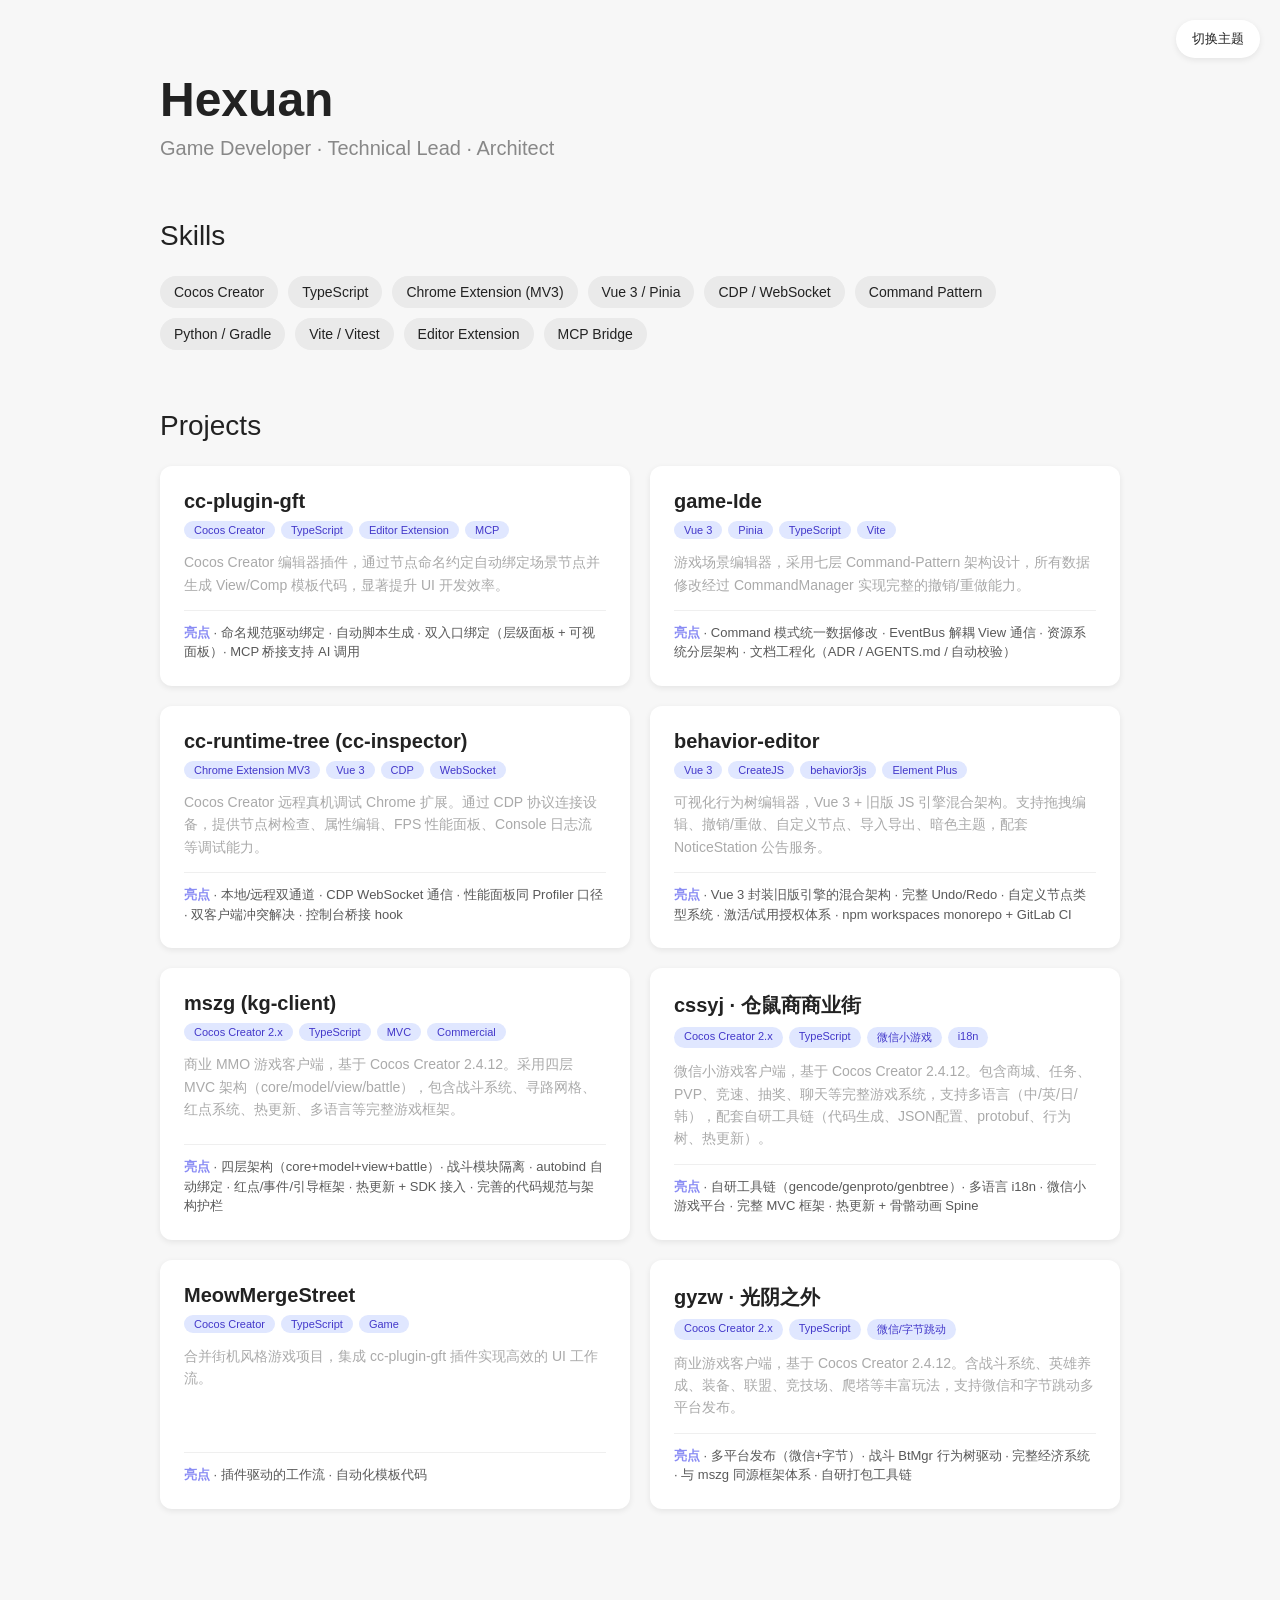
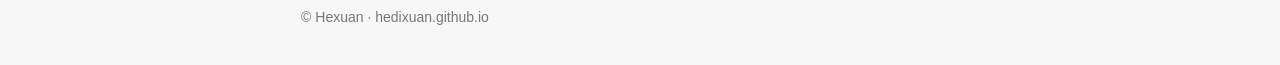
<file: index.html>
<!doctype html>
<html lang="zh">
  <head>
    <meta charset="UTF-8" />
    <title>Hexuan · Game Developer</title>
    <meta name="viewport" content="width=device-width, initial-scale=1" />

    <style>
      :root {
        --bg: #f7f7f7;
        --text: #222;
        --card-bg: #fff;
        --card-shadow: rgba(0, 0, 0, 0.08);
        --skill-bg: #eaeaea;
        --tag-bg: #e0e7ff;
        --tag-text: #4338ca;
        --highlight: #6366f1;
      }

      [data-theme="dark"] {
        --bg: #111;
        --text: #e5e5e5;
        --card-bg: #1c1c1c;
        --card-shadow: rgba(255, 255, 255, 0.05);
        --skill-bg: #333;
        --tag-bg: #1e1b4b;
        --tag-text: #a5b4fc;
        --highlight: #818cf8;
      }

      body {
        margin: 0;
        font-family: -apple-system, BlinkMacSystemFont, "Segoe UI", Roboto, sans-serif;
        background: var(--bg);
        color: var(--text);
        transition:
          background 0.3s ease,
          color 0.3s ease;
      }

      .container {
        max-width: 960px;
        margin: auto;
        padding: 40px 20px;
      }

      h1 {
        font-size: 48px;
        margin-bottom: 10px;
      }

      .subtitle {
        font-size: 20px;
        color: #888;
        margin-bottom: 40px;
      }

      .section-title {
        font-size: 28px;
        margin-top: 60px;
        margin-bottom: 24px;
        display: flex;
        align-items: center;
        gap: 10px;
      }

      .skills {
        display: flex;
        flex-wrap: wrap;
        gap: 10px;
        margin-top: 20px;
      }

      .skill {
        background: var(--skill-bg);
        padding: 8px 14px;
        border-radius: 20px;
        font-size: 14px;
        transition: background 0.3s ease;
      }

      .projects {
        display: grid;
        grid-template-columns: repeat(auto-fill, minmax(420px, 1fr));
        gap: 20px;
      }

      .card {
        background: var(--card-bg);
        padding: 24px;
        border-radius: 12px;
        box-shadow: 0 2px 6px var(--card-shadow);
        transition:
          transform 0.2s ease,
          background 0.3s ease;
        display: flex;
        flex-direction: column;
      }

      .card:hover {
        transform: translateY(-4px);
      }

      .card-title {
        font-size: 20px;
        margin-bottom: 8px;
        font-weight: 600;
      }

      .card-desc {
        font-size: 14px;
        color: #aaa;
        line-height: 1.6;
        margin-bottom: 14px;
        flex: 1;
      }

      .card-tags {
        display: flex;
        flex-wrap: wrap;
        gap: 6px;
        margin-bottom: 12px;
      }

      .card-tag {
        background: var(--tag-bg);
        color: var(--tag-text);
        padding: 3px 10px;
        border-radius: 12px;
        font-size: 11px;
        font-weight: 500;
      }

      .card-highlights {
        font-size: 13px;
        line-height: 1.5;
        color: var(--text);
        padding-top: 12px;
        border-top: 1px solid var(--skill-bg);
        opacity: 0.75;
      }

      .card-highlights strong {
        color: var(--highlight);
        font-weight: 600;
      }

      footer {
        margin-top: 80px;
        text-align: center;
        color: #777;
        font-size: 14px;
      }

      .theme-toggle {
        position: fixed;
        top: 20px;
        right: 20px;
        background: var(--card-bg);
        border: none;
        padding: 10px 16px;
        border-radius: 20px;
        cursor: pointer;
        box-shadow: 0 2px 6px var(--card-shadow);
        color: var(--text);
        transition:
          background 0.3s ease,
          color 0.3s ease;
        z-index: 10;
      }
    </style>
  </head>

  <body>
    <button class="theme-toggle" id="themeBtn">切换主题</button>

    <div class="container">
      <h1>Hexuan</h1>
      <div class="subtitle">Game Developer · Technical Lead · Architect</div>

      <div class="section-title">Skills</div>
      <div class="skills">
        <div class="skill">Cocos Creator</div>
        <div class="skill">TypeScript</div>
        <div class="skill">Chrome Extension (MV3)</div>
        <div class="skill">Vue 3 / Pinia</div>
        <div class="skill">CDP / WebSocket</div>
        <div class="skill">Command Pattern</div>
        <div class="skill">Python / Gradle</div>
        <div class="skill">Vite / Vitest</div>
        <div class="skill">Editor Extension</div>
        <div class="skill">MCP Bridge</div>
      </div>

      <div class="section-title">Projects</div>
      <div class="projects">
        <div class="card">
          <div class="card-title">cc-plugin-gft</div>
          <div class="card-tags">
            <span class="card-tag">Cocos Creator</span>
            <span class="card-tag">TypeScript</span>
            <span class="card-tag">Editor Extension</span>
            <span class="card-tag">MCP</span>
          </div>
          <div class="card-desc">
            Cocos Creator 编辑器插件，通过节点命名约定自动绑定场景节点并生成 View/Comp 模板代码，显著提升 UI 开发效率。
          </div>
          <div class="card-highlights">
            <strong>亮点</strong> · 命名规范驱动绑定 · 自动脚本生成 · 双入口绑定（层级面板 + 可视面板）· MCP 桥接支持 AI 调用
          </div>
        </div>

        <div class="card">
          <div class="card-title">game-Ide</div>
          <div class="card-tags">
            <span class="card-tag">Vue 3</span>
            <span class="card-tag">Pinia</span>
            <span class="card-tag">TypeScript</span>
            <span class="card-tag">Vite</span>
          </div>
          <div class="card-desc">
            游戏场景编辑器，采用七层 Command-Pattern 架构设计，所有数据修改经过 CommandManager 实现完整的撤销/重做能力。
          </div>
          <div class="card-highlights">
            <strong>亮点</strong> · Command 模式统一数据修改 · EventBus 解耦 View 通信 · 资源系统分层架构 · 文档工程化（ADR / AGENTS.md / 自动校验）
          </div>
        </div>

        <div class="card">
          <div class="card-title">cc-runtime-tree (cc-inspector)</div>
          <div class="card-tags">
            <span class="card-tag">Chrome Extension MV3</span>
            <span class="card-tag">Vue 3</span>
            <span class="card-tag">CDP</span>
            <span class="card-tag">WebSocket</span>
          </div>
          <div class="card-desc">
            Cocos Creator 远程真机调试 Chrome 扩展。通过 CDP 协议连接设备，提供节点树检查、属性编辑、FPS 性能面板、Console 日志流等调试能力。
          </div>
          <div class="card-highlights">
            <strong>亮点</strong> · 本地/远程双通道 · CDP WebSocket 通信 · 性能面板同 Profiler 口径 · 双客户端冲突解决 · 控制台桥接 hook
          </div>
        </div>

        <div class="card">
          <div class="card-title">behavior-editor</div>
          <div class="card-tags">
            <span class="card-tag">Vue 3</span>
            <span class="card-tag">CreateJS</span>
            <span class="card-tag">behavior3js</span>
            <span class="card-tag">Element Plus</span>
          </div>
          <div class="card-desc">
            可视化行为树编辑器，Vue 3 + 旧版 JS 引擎混合架构。支持拖拽编辑、撤销/重做、自定义节点、导入导出、暗色主题，配套 NoticeStation 公告服务。
          </div>
          <div class="card-highlights">
            <strong>亮点</strong> · Vue 3 封装旧版引擎的混合架构 · 完整 Undo/Redo · 自定义节点类型系统 · 激活/试用授权体系 · npm workspaces monorepo + GitLab CI
          </div>
        </div>

        <div class="card">
          <div class="card-title">mszg (kg-client)</div>
          <div class="card-tags">
            <span class="card-tag">Cocos Creator 2.x</span>
            <span class="card-tag">TypeScript</span>
            <span class="card-tag">MVC</span>
            <span class="card-tag">Commercial</span>
          </div>
          <div class="card-desc">
            商业 MMO 游戏客户端，基于 Cocos Creator 2.4.12。采用四层 MVC 架构（core/model/view/battle），包含战斗系统、寻路网格、红点系统、热更新、多语言等完整游戏框架。
          </div>
          <div class="card-highlights">
            <strong>亮点</strong> · 四层架构（core+model+view+battle）· 战斗模块隔离 · autobind 自动绑定 · 红点/事件/引导框架 · 热更新 + SDK 接入 · 完善的代码规范与架构护栏
          </div>
        </div>

        <div class="card">
          <div class="card-title">cssyj · 仓鼠商商业街</div>
          <div class="card-tags">
            <span class="card-tag">Cocos Creator 2.x</span>
            <span class="card-tag">TypeScript</span>
            <span class="card-tag">微信小游戏</span>
            <span class="card-tag">i18n</span>
          </div>
          <div class="card-desc">
            微信小游戏客户端，基于 Cocos Creator 2.4.12。包含商城、任务、PVP、竞速、抽奖、聊天等完整游戏系统，支持多语言（中/英/日/韩），配套自研工具链（代码生成、JSON配置、protobuf、行为树、热更新）。
          </div>
          <div class="card-highlights">
            <strong>亮点</strong> · 自研工具链（gencode/genproto/genbtree）· 多语言 i18n · 微信小游戏平台 · 完整 MVC 框架 · 热更新 + 骨骼动画 Spine
          </div>
        </div>

        <div class="card">
          <div class="card-title">MeowMergeStreet</div>
          <div class="card-tags">
            <span class="card-tag">Cocos Creator</span>
            <span class="card-tag">TypeScript</span>
            <span class="card-tag">Game</span>
          </div>
          <div class="card-desc">
            合并街机风格游戏项目，集成 cc-plugin-gft 插件实现高效的 UI 工作流。
          </div>
          <div class="card-highlights">
            <strong>亮点</strong> · 插件驱动的工作流 · 自动化模板代码
          </div>
        </div>

        <div class="card">
          <div class="card-title">gyzw · 光阴之外</div>
          <div class="card-tags">
            <span class="card-tag">Cocos Creator 2.x</span>
            <span class="card-tag">TypeScript</span>
            <span class="card-tag">微信/字节跳动</span>
          </div>
          <div class="card-desc">
            商业游戏客户端，基于 Cocos Creator 2.4.12。含战斗系统、英雄养成、装备、联盟、竞技场、爬塔等丰富玩法，支持微信和字节跳动多平台发布。
          </div>
          <div class="card-highlights">
            <strong>亮点</strong> · 多平台发布（微信+字节）· 战斗 BtMgr 行为树驱动 · 完整经济系统 · 与 mszg 同源框架体系 · 自研打包工具链
          </div>
        </div>

      <footer>© Hexuan · hedixuan.github.io</footer>
    </div>

    <script>
      const btn = document.getElementById("themeBtn");
      const root = document.documentElement;

      const prefersDark = window.matchMedia(
        "(prefers-color-scheme: dark)",
      ).matches;
      if (prefersDark) root.setAttribute("data-theme", "dark");

      btn.onclick = () => {
        const current = root.getAttribute("data-theme");
        root.setAttribute("data-theme", current === "dark" ? "light" : "dark");
      };
    </script>
  </body>
</html>
</file>
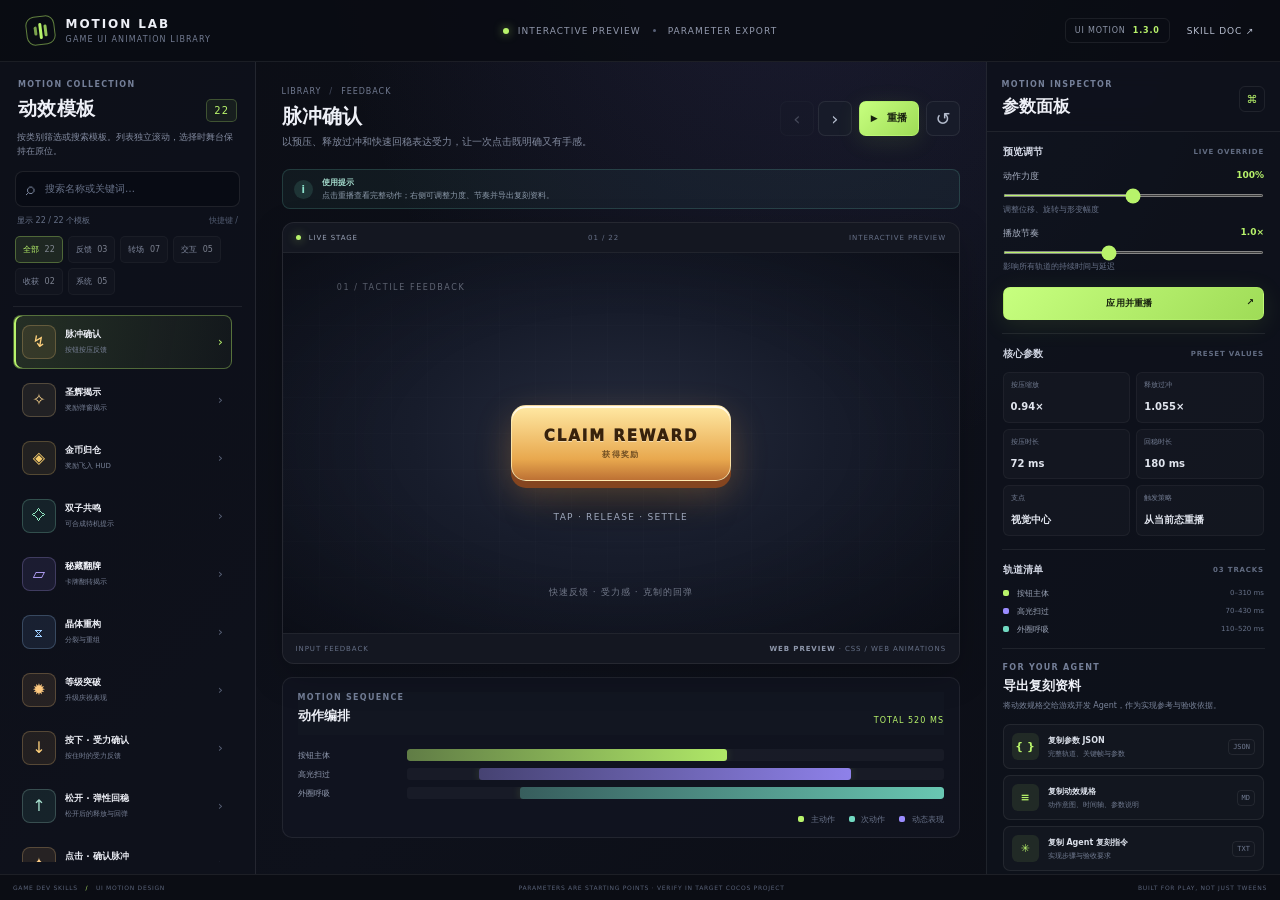
<file: motion-lab/index.html>
<!doctype html>
<html lang="zh-CN">
<head>
  <meta charset="utf-8">
  <meta name="viewport" content="width=device-width, initial-scale=1">
  <meta name="theme-color" content="#0b0d14">
  <title>Motion Lab · 游戏 UI 动效实验室</title>
  <link rel="stylesheet" href="./styles.css">
</head>
<body>
  <div class="app-shell">
    <header class="topbar">
      <a class="brand" href="./index.html" aria-label="Motion Lab 首页">
        <span class="brand-mark"><span></span><span></span><span></span></span>
        <span><strong>MOTION LAB</strong><small>GAME UI ANIMATION LIBRARY</small></span>
      </a>
      <div class="topbar-center"><span class="status-dot"></span> INTERACTIVE PREVIEW <i></i> PARAMETER EXPORT</div>
      <div class="topbar-right"><span class="version-chip">UI MOTION <b>1.3.0</b></span><a class="repo-link" href="https://github.com/hedixuan/game-dev-skills/blob/main/skills/animation/ui-motion-design/SKILL.md" target="_blank" rel="noreferrer">SKILL DOC ↗</a></div>
    </header>

    <main class="workspace">
      <aside class="library-panel">
        <div class="panel-heading">
          <div><span class="eyebrow">MOTION COLLECTION</span><h1>动效模板</h1></div>
          <span id="preset-count" class="count-badge">22</span>
        </div>
        <p class="library-intro">按类别筛选或搜索模板。列表独立滚动，选择时舞台保持在原位。</p>
        <div class="library-tools">
          <label class="search-box">
            <span aria-hidden="true">⌕</span>
            <input id="preset-search" type="search" placeholder="搜索名称或关键词…" autocomplete="off" aria-label="搜索动效模板">
            <button id="clear-search" type="button" aria-label="清空搜索" hidden>×</button>
          </label>
          <div class="library-list-meta"><span id="library-result-count">22 个模板</span><span>快捷键 /</span></div>
        </div>
        <div class="filter-row" role="group" aria-label="动效分类筛选">
          <button class="filter-chip active" data-filter="all">全部 <span data-filter-count="all">22</span></button>
          <button class="filter-chip" data-filter="feedback">反馈 <span data-filter-count="feedback"></span></button>
          <button class="filter-chip" data-filter="transition">转场 <span data-filter-count="transition"></span></button>
          <button class="filter-chip" data-filter="interaction">交互 <span data-filter-count="interaction"></span></button>
          <button class="filter-chip" data-filter="reward">收获 <span data-filter-count="reward"></span></button>
          <button class="filter-chip" data-filter="system">系统 <span data-filter-count="system"></span></button>
        </div>
        <nav id="preset-list" class="preset-list" aria-label="动效模板列表"></nav>
        <div class="library-footer">
          <span class="footer-line"></span>
          <p>每个模板均包含动作阶段、轨道参数与验收重点。网页预览用于表达设计意图，不等同于目标引擎实测。</p>
        </div>
      </aside>

      <section class="preview-column">
        <div class="preview-heading">
          <div>
            <div class="breadcrumb"><span>LIBRARY</span><b>/</b><span id="active-category">FEEDBACK</span></div>
            <h2 id="active-title">脉冲确认</h2>
            <p id="active-desc">快速确认输入，以受力、释放和回稳完成一次有力度的反馈。</p>
          </div>
          <div class="preview-actions">
            <div class="preset-stepper" role="group" aria-label="切换模板">
              <button id="previous-preset" class="icon-btn" type="button" title="上一个模板" aria-label="上一个模板">‹</button>
              <button id="next-preset" class="icon-btn" type="button" title="下一个模板" aria-label="下一个模板">›</button>
            </div>
            <button id="replay-btn" class="primary-btn"><span class="play-icon">▶</span> 重播</button>
            <button id="reset-btn" class="icon-btn" title="重置预览与参数" aria-label="重置预览与参数">↺</button>
          </div>
        </div>

        <div id="interaction-hint" class="interaction-hint" hidden>
          <span class="interaction-hint-icon">i</span>
          <span><b>使用提示</b><small id="interaction-hint-text"></small></span>
        </div>
        <div class="stage-frame">
          <div class="stage-topline"><span><i class="live-dot"></i> LIVE STAGE</span><span id="stage-index">01 / 22</span><span>INTERACTIVE PREVIEW</span></div>
          <div id="stage" class="stage" aria-live="off"></div>
          <div class="stage-bottomline"><span id="stage-purpose">INPUT FEEDBACK</span><span><b>WEB PREVIEW</b> · CSS / WEB ANIMATIONS</span></div>
        </div>

        <div class="timeline-panel">
          <div class="timeline-heading"><div><span class="eyebrow">MOTION SEQUENCE</span><h3>动作编排</h3></div><span id="duration-label" class="duration-label">TOTAL 520 MS</span></div>
          <div id="timeline" class="timeline"></div>
          <div class="timeline-legend"><span><i class="legend-primary"></i> 主动作</span><span><i class="legend-secondary"></i> 次动作</span><span><i class="legend-fx"></i> 动态表现</span></div>
        </div>
      </section>

      <aside class="inspector-panel">
        <div class="inspector-heading"><div><span class="eyebrow">MOTION INSPECTOR</span><h2>参数面板</h2></div><span class="inspector-icon">⌘</span></div>

        <section class="control-section">
          <div class="section-title"><span>预览调节</span><small>LIVE OVERRIDE</small></div>
          <label class="range-control"><span>动作力度 <b id="intensity-value">100%</b></span><input id="intensity" type="range" min="50" max="150" value="100"><small>调整位移、旋转与形变幅度</small></label>
          <label class="range-control"><span>播放节奏 <b id="speed-value">1.0×</b></span><input id="speed" type="range" min="60" max="160" value="100"><small>影响所有轨道的持续时间与延迟</small></label>
          <button id="apply-btn" class="secondary-btn">应用并重播 <span>↗</span></button>
        </section>

        <section class="control-section parameter-section">
          <div class="section-title"><span>核心参数</span><small>PRESET VALUES</small></div>
          <div id="parameter-list" class="parameter-list"></div>
        </section>

        <section class="control-section track-section">
          <div class="section-title"><span>轨道清单</span><small id="track-count">04 TRACKS</small></div>
          <div id="track-list" class="track-list"></div>
        </section>

        <section class="export-section">
          <div class="export-heading"><span class="eyebrow">FOR YOUR AGENT</span><h3>导出复刻资料</h3><p>将动效规格交给游戏开发 Agent，作为实现参考与验收依据。</p></div>
          <button id="copy-json" class="export-btn"><span class="export-symbol">{ }</span><span><b>复制参数 JSON</b><small>完整轨道、关键帧与参数</small></span><kbd>JSON</kbd></button>
          <button id="copy-spec" class="export-btn"><span class="export-symbol">≡</span><span><b>复制动效规格</b><small>动作意图、时间轴、参数说明</small></span><kbd>MD</kbd></button>
          <button id="copy-prompt" class="export-btn"><span class="export-symbol">✳</span><span><b>复制 Agent 复刻指令</b><small>实现步骤与验收要求</small></span><kbd>TXT</kbd></button>
        </section>
      </aside>
    </main>
    <footer class="app-footer"><span>GAME DEV SKILLS <b>/</b> UI MOTION DESIGN</span><span>PARAMETERS ARE STARTING POINTS · VERIFY IN TARGET COCOS PROJECT</span><span>BUILT FOR PLAY, NOT JUST TWEENS</span></footer>
  </div>
  <div id="toast" class="toast" role="status" aria-live="polite"></div>
  <script type="module" src="./app.js"></script>
</body>
</html>
</file>
<file: motion-lab/styles.css>
:root {
  color-scheme: dark;
  --bg: #0b0d14;
  --panel: #11141e;
  --panel-2: #151927;
  --line: rgba(255,255,255,.075);
  --muted: #777f96;
  --text: #eef0f7;
  --accent: #b8f36b;
  --accent-2: #71d9c1;
  --warm: #ffb56b;
  --violet: #9b8cff;
  --motion-intensity: 1;
  font-family: Inter, ui-sans-serif, system-ui, -apple-system, BlinkMacSystemFont, "Segoe UI", sans-serif;
}
* { box-sizing: border-box; }
html, body { margin: 0; min-height: 100%; background: var(--bg); color: var(--text); }
body { min-width: 320px; background-image: radial-gradient(ellipse at 62% -18%, rgba(117,103,201,.15), transparent 43%), linear-gradient(135deg, #0b0d14 0%, #0e111b 55%, #0b0d14 100%); }
button, input { font: inherit; }
button { cursor: pointer; }
a { color: inherit; text-decoration: none; }
.app-shell { min-height: 100vh; display: flex; flex-direction: column; }
.topbar { height: 66px; flex: 0 0 66px; display: flex; align-items: center; justify-content: space-between; padding: 0 26px; border-bottom: 1px solid var(--line); background: rgba(10,12,19,.88); }
.brand { display: flex; align-items: center; gap: 11px; min-width: 235px; }
.brand strong { display: block; font-size: 12px; letter-spacing: .16em; line-height: 1.3; }
.brand small { display: block; color: #727b91; font-size: 8px; letter-spacing: .14em; margin-top: 3px; }
.brand-mark { width: 29px; height: 29px; display: flex; align-items: center; justify-content: center; gap: 2px; border: 1px solid rgba(184,243,107,.5); border-radius: 9px; transform: rotate(-7deg); }
.brand-mark span { display: block; width: 3px; border-radius: 4px; background: var(--accent); }
.brand-mark span:nth-child(1) { height: 9px; opacity: .65; }
.brand-mark span:nth-child(2) { height: 16px; }
.brand-mark span:nth-child(3) { height: 12px; opacity: .8; }
.topbar-center { font-size: 9px; letter-spacing: .12em; color: #9299ad; display: flex; align-items: center; gap: 9px; }
.topbar-center i { display: inline-block; width: 3px; height: 3px; border-radius: 50%; background: #586077; margin: 0 3px; }
.status-dot, .live-dot { width: 6px; height: 6px; display: inline-block; background: var(--accent); border-radius: 50%; box-shadow: 0 0 10px rgba(184,243,107,.65); }
.topbar-right { min-width: 235px; display: flex; justify-content: flex-end; align-items: center; gap: 17px; }
.version-chip { font-size: 8px; letter-spacing: .1em; color: #8e96a9; border: 1px solid var(--line); padding: 7px 9px; border-radius: 6px; }
.version-chip b { color: var(--accent); font-weight: 600; margin-left: 4px; }
.repo-link { font-size: 9px; letter-spacing: .1em; color: #b9c0d1; }
.workspace { display: grid; grid-template-columns: 254px minmax(470px,1fr) 310px; flex: 1; min-height: 0; }
.library-panel { border-right: 1px solid var(--line); padding: 24px 16px 18px; display: flex; flex-direction: column; background: rgba(15,18,28,.65); }
.panel-heading { display: flex; align-items: flex-end; justify-content: space-between; padding: 0 5px; }
.eyebrow { display: block; color: #747f98; letter-spacing: .16em; font-size: 8px; font-weight: 700; }
.panel-heading h1 { margin: 7px 0 0; font-size: 19px; letter-spacing: .02em; }
.count-badge { color: var(--accent); font-size: 10px; letter-spacing: .1em; border: 1px solid rgba(184,243,107,.25); background: rgba(184,243,107,.06); padding: 5px 7px; border-radius: 5px; }
.library-intro { color: #838ba0; font-size: 10px; line-height: 1.7; margin: 12px 5px 18px; }
.filter-row { display: flex; flex-wrap: wrap; gap: 5px; padding: 0 3px 13px; border-bottom: 1px solid var(--line); }
.filter-chip { background: transparent; border: 1px solid transparent; color: #7f879c; font-size: 9px; padding: 6px 8px; border-radius: 5px; }
.filter-chip.active { color: var(--accent); border-color: rgba(184,243,107,.2); background: rgba(184,243,107,.07); }
.filter-chip span { color: #a7adbd; margin-left: 3px; }
.preset-list { display: flex; flex-direction: column; gap: 6px; padding-top: 12px; }
.preset-item { width: 100%; display: flex; align-items: center; gap: 11px; padding: 10px 9px; text-align: left; background: transparent; border: 1px solid transparent; border-radius: 8px; color: inherit; transition: .2s ease; }
.preset-item:hover { background: rgba(255,255,255,.035); }
.preset-item.active { background: linear-gradient(100deg, rgba(184,243,107,.105), rgba(184,243,107,.025)); border-color: rgba(184,243,107,.2); }
.preset-thumb { width: 35px; height: 35px; flex: 0 0 35px; display: grid; place-items: center; border-radius: 8px; color: var(--thumb-color,#b8f36b); background: var(--thumb-bg,rgba(184,243,107,.09)); border: 1px solid color-mix(in srgb, var(--thumb-color,#b8f36b) 23%, transparent); font-size: 16px; }
.preset-copy { min-width: 0; flex: 1; }
.preset-copy strong { display: block; font-size: 10px; font-weight: 650; }
.preset-copy small { display: block; margin-top: 4px; color: #788197; font-size: 8px; }
.preset-arrow { color: #586176; font-size: 13px; }
.preset-item.active .preset-arrow { color: var(--accent); }
.library-footer { margin-top: auto; padding: 19px 5px 0; }
.footer-line { display: block; width: 32px; height: 2px; border-radius: 2px; background: var(--accent); opacity: .7; }
.library-footer p { color: #69738a; font-size: 9px; line-height: 1.7; margin: 10px 0 0; }
.preview-column { min-width: 0; padding: 22px clamp(18px,2.5vw,38px) 24px; display: flex; flex-direction: column; gap: 17px; }
.preview-heading { display: flex; justify-content: space-between; gap: 15px; align-items: flex-end; }
.breadcrumb { display: flex; gap: 8px; color: #717a90; letter-spacing: .12em; font-size: 8px; }
.breadcrumb b { color: #3c4355; }
.preview-heading h2 { font-size: 21px; margin: 7px 0 4px; letter-spacing: .015em; }
.preview-heading p { font-size: 10px; color: #81899d; line-height: 1.5; margin: 0; max-width: 520px; }
.preview-actions { display: flex; gap: 7px; flex-shrink: 0; }
.primary-btn, .secondary-btn { border: 1px solid rgba(184,243,107,.42); background: linear-gradient(135deg,#c7ff7f,#9fdc57); color: #17200e; font-size: 10px; font-weight: 750; letter-spacing: .02em; border-radius: 7px; padding: 10px 13px; box-shadow: 0 5px 24px rgba(161,225,85,.12); }
.primary-btn:hover, .secondary-btn:hover { filter: brightness(1.08); transform: translateY(-1px); }
.play-icon { font-size: 9px; margin-right: 5px; }
.icon-btn { width: 35px; height: 35px; color: #b5bdce; background: #171b29; border: 1px solid var(--line); border-radius: 7px; font-size: 18px; }
.stage-frame { min-width: 0; background: #10131d; border: 1px solid rgba(255,255,255,.09); border-radius: 12px; overflow: hidden; box-shadow: 0 15px 55px rgba(0,0,0,.22); }
.stage-topline, .stage-bottomline { height: 30px; display: flex; align-items: center; justify-content: space-between; padding: 0 13px; color: #667087; font-size: 8px; letter-spacing: .13em; background: rgba(255,255,255,.015); }
.stage-topline { border-bottom: 1px solid rgba(255,255,255,.055); }
.stage-bottomline { border-top: 1px solid rgba(255,255,255,.055); }
.stage-topline span:first-child { color: #9ba4b8; }
.live-dot { width: 5px; height: 5px; margin-right: 5px; }
.stage-bottomline b { color: #9099ad; font-weight: 700; }
.stage { position: relative; width: 100%; aspect-ratio: 16/9; min-height: 300px; max-height: 540px; overflow: hidden; display: grid; place-items: center; isolation: isolate; background: radial-gradient(ellipse at 50% 48%,#252b3d 0%,#171c2b 44%,#10131d 100%); }
.stage::before { content: ""; position: absolute; inset: 0; z-index: -1; opacity: .2; background-image: linear-gradient(rgba(255,255,255,.06) 1px,transparent 1px),linear-gradient(90deg,rgba(255,255,255,.06) 1px,transparent 1px); background-size: 36px 36px; mask-image: linear-gradient(to bottom,transparent,#000 20%,#000 80%,transparent); }
.stage::after { content: ""; position: absolute; inset: 0; z-index: 20; pointer-events: none; background: radial-gradient(ellipse at center,transparent 48%,rgba(3,5,11,.33) 100%); }
.scene { position: relative; width: 100%; height: 100%; min-height: 300px; display: grid; place-items: center; overflow: hidden; }
.scene-label { position: absolute; top: 8%; left: 8%; color: rgba(212,220,238,.48); font-size: 8px; letter-spacing: .2em; }
.scene-subtitle { position: absolute; bottom: 9%; left: 0; right: 0; text-align: center; color: rgba(202,211,231,.55); font-size: 9px; letter-spacing: .12em; }
.timeline-panel { border: 1px solid var(--line); border-radius: 10px; padding: 14px 15px 12px; background: rgba(18,22,34,.72); }
.timeline-heading { display: flex; align-items: flex-end; justify-content: space-between; margin-bottom: 14px; }
.timeline-heading h3 { margin: 5px 0 0; font-size: 13px; }
.duration-label { color: var(--accent); font-size: 8px; letter-spacing: .13em; }
.timeline { display: flex; flex-direction: column; gap: 7px; }
.timeline-row { display: grid; grid-template-columns: 100px minmax(80px,1fr); align-items: center; gap: 9px; }
.timeline-name { color: #929bb0; font-size: 8px; white-space: nowrap; overflow: hidden; text-overflow: ellipsis; }
.timeline-track { height: 12px; position: relative; background: rgba(255,255,255,.035); border-radius: 3px; overflow: hidden; }
.timeline-bar { height: 100%; position: absolute; border-radius: 3px; min-width: 4px; background: linear-gradient(90deg,rgba(184,243,107,.45),rgba(184,243,107,.95)); box-shadow: 0 0 10px rgba(184,243,107,.16); }
.timeline-bar.secondary { background: linear-gradient(90deg,rgba(113,217,193,.35),rgba(113,217,193,.9)); }
.timeline-bar.fx { background: linear-gradient(90deg,rgba(155,140,255,.35),rgba(155,140,255,.9)); }
.timeline-legend { display: flex; justify-content: flex-end; gap: 14px; margin-top: 11px; color: #69738a; font-size: 8px; }
.timeline-legend i { display: inline-block; width: 6px; height: 6px; border-radius: 2px; margin-right: 4px; }
.legend-primary { background: var(--accent); }.legend-secondary { background: var(--accent-2); }.legend-fx { background: var(--violet); }
.inspector-panel { background: rgba(15,18,28,.72); border-left: 1px solid var(--line); padding: 24px 17px 18px; }
.inspector-heading { display: flex; justify-content: space-between; align-items: center; padding: 0 1px 17px; border-bottom: 1px solid var(--line); }
.inspector-heading h2 { font-size: 17px; margin: 6px 0 0; }
.inspector-icon { width: 26px; height: 26px; border: 1px solid var(--line); border-radius: 6px; display: grid; place-items: center; color: var(--accent); font-size: 11px; }
.control-section { padding: 16px 1px; border-bottom: 1px solid var(--line); }
.section-title { display: flex; justify-content: space-between; align-items: center; margin-bottom: 15px; color: #d1d6e3; font-size: 10px; font-weight: 650; }
.section-title small { color: #626c82; font-size: 7px; letter-spacing: .12em; font-weight: 600; }
.range-control { display: block; margin: 13px 0 15px; }
.range-control > span { display: flex; justify-content: space-between; color: #aab2c4; font-size: 9px; }
.range-control b { color: var(--accent); font-weight: 600; }
.range-control input { display: block; width: 100%; height: 3px; margin: 11px 0 7px; accent-color: var(--accent); cursor: pointer; }
.range-control small { display: block; color: #687289; font-size: 8px; }
.secondary-btn { width: 100%; padding: 9px; margin-top: 3px; font-size: 9px; }
.secondary-btn span { float: right; }
.parameter-list { display: grid; grid-template-columns: 1fr 1fr; gap: 7px; }
.parameter-item { background: rgba(255,255,255,.025); border: 1px solid rgba(255,255,255,.045); border-radius: 6px; padding: 8px; min-width: 0; }
.parameter-item small { display: block; color: #747e94; font-size: 7px; margin-bottom: 5px; }
.parameter-item strong { color: #e1e5ee; font-size: 10px; font-weight: 600; }
.track-list { display: flex; flex-direction: column; gap: 8px; }
.track-item { display: flex; align-items: center; gap: 8px; min-width: 0; }
.track-color { width: 6px; height: 6px; border-radius: 2px; flex: 0 0 6px; background: var(--accent); }
.track-color.secondary { background: var(--accent-2); }.track-color.fx { background: var(--violet); }
.track-item span:nth-child(2) { color: #99a2b5; font-size: 8px; flex: 1; }
.track-item small { color: #677188; font-size: 7px; }
.export-section { padding: 17px 1px 0; }
.export-heading h3 { font-size: 13px; margin: 5px 0 5px; }
.export-heading p { color: #7a849a; font-size: 8px; line-height: 1.6; margin: 0 0 12px; }
.export-btn { width: 100%; display: flex; align-items: center; text-align: left; gap: 9px; margin-top: 6px; padding: 9px; border: 1px solid rgba(255,255,255,.07); background: rgba(255,255,255,.025); color: #dce1eb; border-radius: 7px; transition: .18s ease; }
.export-btn:hover { background: rgba(184,243,107,.07); border-color: rgba(184,243,107,.27); }
.export-symbol { width: 27px; height: 27px; flex: 0 0 27px; display: grid; place-items: center; border-radius: 6px; color: var(--accent); background: rgba(184,243,107,.09); font-size: 11px; font-weight: 700; }
.export-btn > span:nth-child(2) { flex: 1; min-width: 0; }
.export-btn b { display: block; font-size: 8px; font-weight: 650; }
.export-btn small { display: block; color: #737d93; font-size: 7px; margin-top: 3px; }
.export-btn kbd { color: #707a91; border: 1px solid var(--line); border-radius: 4px; padding: 3px 4px; font-size: 7px; }
.app-footer { height: 30px; display: flex; align-items: center; justify-content: space-between; padding: 0 18px; border-top: 1px solid var(--line); color: #596278; background: #0b0d14; font-size: 7px; letter-spacing: .12em; }
.app-footer b { color: var(--accent); font-weight: 500; margin: 0 5px; }
.toast { position: fixed; left: 50%; bottom: 48px; z-index: 100; transform: translate(-50%,12px); opacity: 0; pointer-events: none; background: #d5ff9d; color: #17200d; padding: 9px 14px; border-radius: 7px; font-size: 10px; font-weight: 700; box-shadow: 0 8px 30px rgba(0,0,0,.35); transition: .22s ease; }
.toast.show { opacity: 1; transform: translate(-50%,0); }

/* Preview scenes */
.button-scene .game-button { position: relative; width: 220px; height: 76px; border: 1px solid rgba(255,238,183,.8); border-radius: 15px; color: #38220b; background: linear-gradient(180deg,#ffe9a4,#e8a84e 72%,#bd7134); box-shadow: 0 7px 0 #85451f,0 13px 35px rgba(238,154,59,.28),inset 0 2px 0 rgba(255,255,255,.8); display: flex; flex-direction: column; align-items: center; justify-content: center; gap: 4px; z-index: 2; }
.button-scene .button-label { font-size: 15px; font-weight: 950; letter-spacing: .13em; text-shadow: 0 1px rgba(255,255,255,.45); }
.button-scene .button-sub { font-size: 8px; font-weight: 750; letter-spacing: .18em; opacity: .68; }
.button-scene .button-shine { position: absolute; left: 13px; right: 13px; top: 7px; height: 16px; border-radius: 10px; background: linear-gradient(90deg,transparent,rgba(255,255,255,.52),transparent); }
.button-scene .button-orbit { position: absolute; inset: -22px; border: 1px solid rgba(255,208,115,.28); border-radius: 22px; }
.button-scene .button-orbit::before,.button-scene .button-orbit::after { content:""; position:absolute; width:5px;height:5px;border-radius:50%;background:#ffe6a0;box-shadow:0 0 12px #ffc56e; }
.button-scene .button-orbit::before { top: 3px; right: 27px; }.button-scene .button-orbit::after { bottom: 9px; left: 5px; }
.button-scene .button-shadow { position:absolute; width:180px;height:22px; top:62%; background:rgba(0,0,0,.34);filter:blur(17px);border-radius:50%; }
.button-scene .button-caption { position:absolute; top:68%; color:#9da8c0; font-size:9px; letter-spacing:.14em; }

.popup-scene .modal-backdrop { position:absolute;inset:0;background:rgba(5,8,16,.56);backdrop-filter:blur(2px); }
.popup-scene .reward-modal { position:relative;width:min(330px,70%);padding:25px 22px 19px;border:1px solid rgba(255,218,146,.45);border-radius:17px;background:linear-gradient(145deg,#34364c,#20263b 60%,#171d31);box-shadow:0 20px 60px rgba(0,0,0,.48),inset 0 1px rgba(255,255,255,.13);text-align:center; }
.popup-scene .modal-rim { position:absolute;inset:6px;border:1px solid rgba(255,221,160,.12);border-radius:12px;pointer-events:none; }
.popup-scene .modal-kicker { color:#f4c879;font-size:8px;letter-spacing:.25em;font-weight:800; }
.popup-scene .modal-title { margin:7px 0 4px;font-family:Georgia,serif;font-size:25px;font-weight:800;color:#fff1cf;text-shadow:0 2px 18px rgba(247,190,97,.25); }
.popup-scene .modal-desc { color:#aeb6ca;font-size:9px; }
.popup-scene .reward-row { display:flex;justify-content:center;gap:12px;margin:18px 0 17px; }
.popup-scene .reward-chip { width:65px;height:68px;display:flex;flex-direction:column;align-items:center;justify-content:center;gap:4px;border:1px solid rgba(255,220,142,.25);border-radius:10px;background:linear-gradient(145deg,rgba(255,226,166,.16),rgba(94,80,117,.18)); }
.reward-chip .reward-icon { font-size:24px;filter:drop-shadow(0 4px 6px rgba(0,0,0,.3)); }.reward-chip small { color:#f7d996;font-size:8px; }
.popup-scene .claim-mini { padding:9px 29px;border:1px solid #ffe1a0;border-radius:7px;background:linear-gradient(#ffdb8d,#d99247);color:#472b12;font-size:9px;font-weight:900;letter-spacing:.16em;box-shadow:0 3px 0 #87502d; }
.popup-scene .spark { position:absolute;color:#ffe6a2;text-shadow:0 0 12px #f4bd66;font-size:16px; }

.fly-scene .reward-source { position:absolute;left:12%;top:36%;width:118px;height:108px;border:1px solid rgba(255,210,123,.35);border-radius:14px;background:linear-gradient(145deg,#34354b,#20273a);display:flex;flex-direction:column;align-items:center;justify-content:center;box-shadow:0 12px 28px rgba(0,0,0,.26); }
.fly-scene .source-icon { font-size:42px;filter:drop-shadow(0 5px 9px rgba(0,0,0,.35)); }.fly-scene .source-label { color:#d7c18e;font-size:8px;letter-spacing:.1em;margin-top:5px; }
.fly-scene .hud-counter { position:absolute;right:8%;top:13%;display:flex;align-items:center;gap:8px;padding:7px 12px 7px 7px;border:1px solid rgba(255,211,118,.35);border-radius:25px;background:rgba(13,18,29,.88);box-shadow:0 6px 20px rgba(0,0,0,.25); }
.fly-scene .hud-coin { width:26px;height:26px;border-radius:50%;display:grid;place-items:center;background:linear-gradient(145deg,#fff0a5,#dc9234);color:#754016;font-weight:950;box-shadow:inset 0 1px 2px white,0 0 12px rgba(255,194,78,.3); }
.fly-scene .hud-value { color:#ffe4a3;font-size:12px;font-weight:800;letter-spacing:.05em; }.fly-scene .fly-coin { position:absolute;left:22%;top:43%;font-size:31px;filter:drop-shadow(0 5px 9px rgba(255,189,73,.42));z-index:3; }
.fly-scene .fly-trail { position:absolute;left:22%;top:49%;width:145px;height:2px;transform:rotate(-22deg);transform-origin:left center;background:linear-gradient(90deg,transparent,#ffd477,transparent);filter:blur(2px);opacity:.8; }
.fly-scene .arrival-ring { position:absolute;right:9%;top:18%;width:43px;height:43px;border:1px solid #ffdc86;border-radius:50%;opacity:0; }
.fly-scene .source-caption { position:absolute;left:12%;top:61%;color:#8d98b1;font-size:8px;letter-spacing:.12em; }

.merge-scene .merge-orb { position:absolute;top:39%;width:86px;height:86px;border-radius:27px;display:grid;place-items:center;font-size:40px;box-shadow:0 10px 28px rgba(0,0,0,.3),inset 0 1px rgba(255,255,255,.28);border:1px solid rgba(255,255,255,.3); }
.merge-scene .orb-left { left:26%;background:linear-gradient(145deg,#7ce8b0,#267d71); }.merge-scene .orb-right { right:26%;background:linear-gradient(145deg,#a0c7ff,#506db6); }
.merge-scene .orb-glow { position:absolute;top:42%;left:29%;right:29%;height:70px;border-radius:50%;background:linear-gradient(90deg,rgba(122,241,184,.1),rgba(154,174,255,.18));filter:blur(27px); }
.merge-scene .merge-core { position:absolute;left:calc(50% - 30px);top:43%;width:60px;height:60px;border:1px solid rgba(200,245,191,.6);border-radius:50%;display:grid;place-items:center;color:#efffc2;background:radial-gradient(circle,rgba(188,248,148,.24),rgba(188,248,148,0));font-size:24px;opacity:0; }
.merge-scene .merge-label { position:absolute;left:0;right:0;top:70%;text-align:center;color:#d6e6e4;font-size:10px;letter-spacing:.16em;font-weight:800; }
.merge-scene .merge-hint { position:absolute;top:23%;left:0;right:0;text-align:center;color:#9caac2;font-size:8px;letter-spacing:.2em; }
.merge-scene .merge-pulse { position:absolute;top:37%;left:calc(50% - 56px);width:112px;height:112px;border:1px solid rgba(177,255,197,.0);border-radius:50%; }

.flip-scene .flip-card-wrap { position:relative;width:164px;height:212px;perspective:800px; }
.flip-scene .flip-card { position:absolute;inset:0;transform-style:preserve-3d; }
.flip-scene .card-face { position:absolute;inset:0;border-radius:15px;display:flex;flex-direction:column;align-items:center;justify-content:center;backface-visibility:hidden;border:1px solid rgba(255,235,185,.6);box-shadow:0 14px 38px rgba(0,0,0,.35); }
.flip-scene .card-back { background:repeating-linear-gradient(45deg,rgba(255,223,150,.08) 0 3px,transparent 3px 9px),linear-gradient(145deg,#6150a5,#252e5b); }
.flip-scene .card-back::before { content:"✦";font-size:54px;color:#f9d98f;text-shadow:0 0 22px rgba(255,208,119,.5); }
.flip-scene .card-back small { color:#d7c7ff;font-size:8px;letter-spacing:.22em;margin-top:12px; }
.flip-scene .card-front { transform:rotateY(180deg);background:linear-gradient(145deg,#f8df9c,#c78a43 75%,#8d552e);color:#3e2710; }
.flip-scene .card-front .rare { font-size:8px;letter-spacing:.25em;font-weight:900; }.flip-scene .card-front .relic { font-size:63px;margin:12px 0;text-shadow:0 7px 11px rgba(95,49,16,.3); }.flip-scene .card-front strong { font-family:Georgia,serif;font-size:17px; }
.flip-scene .card-glint { position:absolute;inset:-20%;background:linear-gradient(115deg,transparent 42%,rgba(255,255,255,.0) 47%,rgba(255,255,255,.7) 50%,rgba(255,255,255,.0) 53%,transparent 58%);mix-blend-mode:screen;opacity:0;pointer-events:none; }

.split-scene .split-panel { position:relative;width:230px;height:156px;border:1px solid rgba(147,206,255,.48);border-radius:14px;background:linear-gradient(145deg,#33435f,#1e2c48);box-shadow:0 15px 40px rgba(0,0,0,.36);overflow:visible; }
.split-scene .split-panel::before { content:"";position:absolute;inset:8px;border:1px solid rgba(200,225,255,.14);border-radius:8px; }
.split-scene .split-title { position:absolute;top:25px;left:0;right:0;text-align:center;color:#d7eaff;font-size:9px;letter-spacing:.18em;font-weight:800; }
.split-scene .split-gem { position:absolute;top:52px;left:calc(50% - 25px);font-size:48px;filter:drop-shadow(0 6px 10px rgba(0,0,0,.4)); }
.split-scene .shard { position:absolute;width:53px;height:48px;border:1px solid rgba(196,226,255,.58);background:linear-gradient(145deg,rgba(138,185,255,.7),rgba(73,99,160,.38));clip-path:polygon(0 0,100% 11%,77% 100%,12% 81%);box-shadow:0 5px 18px rgba(92,164,255,.24);opacity:0; }
.split-scene .shard.one { left:calc(50% - 20px);top:calc(50% - 26px);clip-path:polygon(0 0,100% 11%,77% 100%,12% 81%); }.split-scene .shard.two { left:calc(50% - 20px);top:calc(50% - 26px);clip-path:polygon(8% 0,100% 0,89% 100%,0 71%); }.split-scene .shard.three { left:calc(50% - 20px);top:calc(50% - 26px);clip-path:polygon(0 12%,79% 0,100% 91%,12% 100%); }.split-scene .shard.four { left:calc(50% - 20px);top:calc(50% - 26px);clip-path:polygon(11% 0,100% 21%,88% 100%,0 83%); }
.split-scene .rebuild-ring { position:absolute;left:calc(50% - 55px);top:calc(50% - 55px);width:110px;height:110px;border:1px solid rgba(194,240,255,.75);border-radius:50%;box-shadow:0 0 22px rgba(142,205,255,.32);opacity:0;pointer-events:none; }
.split-scene .split-caption { position:absolute;top:75%;color:#94a8c9;font-size:8px;letter-spacing:.16em; }

.level-scene .level-rays { position:absolute;width:250px;height:250px;border-radius:50%;background:repeating-conic-gradient(from 0deg,rgba(255,218,125,.12) 0deg 5deg,transparent 5deg 15deg);mask-image:radial-gradient(circle,transparent 0 28%,#000 29% 65%,transparent 66%); }
.level-scene .level-halo { position:absolute;width:170px;height:170px;border:1px solid rgba(255,223,139,.36);border-radius:50%;box-shadow:0 0 35px rgba(255,197,91,.14),inset 0 0 25px rgba(255,197,91,.12); }
.level-scene .level-badge { position:relative;width:112px;height:112px;border-radius:32px;display:grid;place-items:center;background:linear-gradient(145deg,#ffe49c,#d99543 58%,#8e4d30);border:2px solid #ffe9ae;box-shadow:0 8px 0 #7e482a,0 18px 40px rgba(255,172,68,.28),inset 0 2px rgba(255,255,255,.7);color:#573116;font-size:44px;text-shadow:0 2px rgba(255,255,255,.4); }
.level-scene .level-title { position:absolute;top:22%;color:#ffe8b0;font-family:Georgia,serif;font-weight:900;font-size:25px;letter-spacing:.12em;text-shadow:0 4px 18px rgba(255,184,79,.35);opacity:0; }
.level-scene .level-number { position:absolute;top:70%;color:#f6d99e;font-size:11px;letter-spacing:.22em;font-weight:800;opacity:0; }
.level-scene .level-stars { position:absolute;top:35%;left:0;right:0;display:flex;justify-content:center;gap:125px;color:#ffe8a2;font-size:19px;opacity:0; }
.level-scene .level-spark { position:absolute;color:#fff0bd;font-size:13px;opacity:0;text-shadow:0 0 13px #ffd27a; }

@media (max-width: 1160px) {
  .workspace { grid-template-columns: 220px minmax(420px,1fr); }
  .inspector-panel { grid-column: 1 / -1; border-left:0;border-top:1px solid var(--line);display:grid;grid-template-columns:repeat(2,minmax(0,1fr));gap:0 22px;padding:18px 24px; }
  .inspector-heading,.export-section { grid-column:1 / -1; }
  .control-section:nth-of-type(2) { border-right:1px solid var(--line);padding-right:20px; }
}
@media (max-width: 760px) {
  .topbar { padding:0 13px; }.topbar-center { display:none; }.brand,.topbar-right { min-width:0; }
  .version-chip { display:none; }
  .workspace { display:flex;flex-direction:column; }
  .library-panel { border-right:0;border-bottom:1px solid var(--line);padding:16px 13px; }
  .library-intro { margin-bottom:10px; }.preset-list { display:grid;grid-template-columns:repeat(2,minmax(0,1fr)); }
  .preset-item { padding:7px; }.preset-thumb { width:30px;height:30px;flex-basis:30px; }
  .library-footer { display:none; }
  .preview-column { padding:17px 13px; }.preview-heading { align-items:flex-start;flex-direction:column; }.preview-actions { align-self:flex-end; }
  .stage { min-height:260px; }.scene { min-height:260px; }
  .inspector-panel { display:block;padding:15px 17px; }
  .control-section:nth-of-type(2) { border-right:0;padding-right:1px; }
  .app-footer { height:auto;min-height:34px;padding:8px 12px;gap:8px;flex-wrap:wrap; }.app-footer span:last-child { display:none; }
}
@media (prefers-reduced-motion: reduce) {
  *,*::before,*::after { scroll-behavior:auto !important; }
}

/* Expanded Motion Lab scenes: interactive controls and real scroll containers. */
.filter-row { flex-wrap: wrap; }
.filter-chip span { margin-left: 3px; opacity: .72; }
.demo-button-scene { display:flex;flex-direction:column;align-items:center;justify-content:center;gap:0; }
.demo-button-shadow { position:absolute;width:190px;height:25px;top:57%;border-radius:50%;background:rgba(0,0,0,.4);filter:blur(17px); }
.demo-button { position:relative;z-index:2;width:242px;min-height:82px;border:1px solid rgba(255,231,177,.78);border-radius:15px;background:linear-gradient(180deg,#ffe9aa 0%,#e8a44c 72%,#b96e32 100%);box-shadow:0 7px 0 #82441f,0 14px 32px rgba(235,151,54,.25),inset 0 2px 0 rgba(255,255,255,.75);color:#40250d;display:flex;flex-direction:column;align-items:center;justify-content:center;gap:5px;touch-action:manipulation;user-select:none; }
.demo-button b { font-size:14px;font-weight:950;letter-spacing:.12em; }
.demo-button small { font-size:8px;opacity:.68;font-weight:800;letter-spacing:.1em; }
.demo-button-rim { position:absolute;inset:-8px;border:1px solid rgba(255,218,145,.32);border-radius:19px;pointer-events:none; }
.demo-button.is-held { transform:translateY(4px) scale(.97,.89);box-shadow:0 2px 0 #82441f,0 7px 22px rgba(235,151,54,.18),inset 0 2px 5px rgba(111,61,25,.2); }
.demo-hint { position:absolute;top:70%;left:0;right:0;text-align:center;color:#aeb8ce;font-size:10px;letter-spacing:.05em; }
.release-scene .demo-button { transform:translateY(4px) scale(.96,.88); }
.release-spark { position:absolute;right:15px;top:-14px;color:#fff0b2;font-size:24px;opacity:0;text-shadow:0 0 15px #ffcb70; }
.click-scene .demo-button { overflow:hidden; }
.click-ripple { position:absolute;width:44px;height:44px;border:1px solid rgba(255,255,255,.85);border-radius:50%;opacity:0;pointer-events:none; }
.click-check { position:absolute;right:-13px;top:-13px;width:25px;height:25px;display:grid;place-items:center;border-radius:50%;background:#d9ff9e;color:#263b1b;font-style:normal;font-weight:900;opacity:0; }
.modal-demo-scene,.dismiss-scene { display:grid;place-items:center; }
.modal-demo-backdrop { position:absolute;inset:0;background:rgba(4,8,17,.72);backdrop-filter:blur(2px); }
.modal-demo-card { position:relative;width:min(360px,76%);padding:27px 25px 22px;border:1px solid rgba(255,221,155,.38);border-radius:17px;background:linear-gradient(145deg,#343951,#1b2238 74%);box-shadow:0 22px 55px rgba(0,0,0,.48),inset 0 1px rgba(255,255,255,.12);text-align:center;z-index:2; }
.modal-eyebrow { color:#f4cb84;font-size:8px;letter-spacing:.22em;font-weight:850; }
.modal-demo-card h3 { margin:10px 0 8px;color:#fff0ce;font:800 21px Georgia,serif; }
.modal-demo-card p { color:#aeb8cd;font-size:10px;line-height:1.8;margin:0; }
.modal-demo-actions { display:flex;justify-content:center;gap:10px;margin-top:20px; }
.modal-demo-actions button { min-width:105px;padding:10px 13px;border-radius:7px;font-size:9px;font-weight:850; }
.modal-cancel { color:#ccd4e3;border:1px solid rgba(255,255,255,.14);background:rgba(255,255,255,.06); }
.modal-ok { color:#42290f;border:1px solid #ffe1a1;background:linear-gradient(#ffe4a5,#d8954b);box-shadow:0 3px 0 #87502d; }
.modal-close { position:absolute;right:12px;top:10px;width:27px;height:27px;border:1px solid rgba(255,255,255,.14);border-radius:50%;background:rgba(255,255,255,.06);color:#e8d6b4;font-size:17px;z-index:3; }
.reopen-modal { position:absolute;bottom:17%;z-index:4;padding:9px 14px;border:1px solid rgba(255,218,145,.35);border-radius:7px;background:#252b40;color:#f3d99f;font-size:9px; }
.page-transition-scene { display:flex;align-items:center;justify-content:center; }
.demo-page { position:absolute;width:224px;height:230px;padding:22px 19px;border:1px solid rgba(255,255,255,.16);border-radius:16px;background:linear-gradient(145deg,#34445c,#1b293e);box-shadow:0 15px 38px rgba(0,0,0,.3); }
.demo-page small { color:#a9d5ff;font-size:8px;letter-spacing:.18em; }
.demo-page h3 { color:#f5e4bd;font:800 21px Georgia,serif;margin:16px 0 7px; }
.demo-page p { color:#aab7cc;font-size:9px; }
.demo-page-art { margin-top:28px;font-size:35px;letter-spacing:8px;white-space:nowrap; }
.page-old { z-index:1;left:9%;top:22%; }
.page-new { z-index:2;right:9%;top:22%;background:linear-gradient(145deg,#35576b,#1c3045);border-color:rgba(139,221,255,.3); }
.wipe-scene { display:grid;place-items:center; }
.wipe-underlay,.wipe-mask { position:absolute;width:68%;height:58%;border-radius:14px;display:flex;flex-direction:column;align-items:center;justify-content:center;gap:10px; }
.wipe-underlay { background:linear-gradient(145deg,#202c47,#3a4e65);color:#8db4d9; }
.wipe-underlay small,.wipe-content small { font-size:8px;letter-spacing:.22em; }
.wipe-underlay h3,.wipe-content h3 { margin:5px;font:800 22px Georgia,serif; }
.wipe-underlay p,.wipe-content p { font-size:9px; }
.wipe-underlay strong,.wipe-content strong { margin-top:12px;color:#f4d48e;letter-spacing:10px; }
.wipe-mask { overflow:hidden;background:linear-gradient(145deg,#394e70,#1b2b4b);border:1px solid rgba(160,205,255,.4);box-shadow:0 16px 40px rgba(0,0,0,.35); }
.wipe-content { display:flex;flex-direction:column;align-items:center;color:#e7efff;white-space:nowrap; }
.wipe-edge { position:absolute;right:0;top:0;width:3px;height:100%;background:#d7f2ff;box-shadow:0 0 16px 5px rgba(124,208,255,.5); }
.list-demo-scene { display:flex;flex-direction:column;align-items:center;justify-content:center; }
.list-demo-head { width:min(370px,78%);display:flex;align-items:center;justify-content:space-between;margin-bottom:10px; }
.list-demo-head small { display:block;color:#e8c98a;font-size:8px;letter-spacing:.2em;margin-bottom:5px; }
.list-demo-head b { color:#f2e8d2;font-size:15px; }
.list-scroll-actions { display:flex;gap:6px; }
.list-scroll-actions button { width:27px;height:27px;border:1px solid rgba(255,255,255,.13);border-radius:6px;background:rgba(255,255,255,.06);color:#e0e7f4; }
.list-viewport { width:min(370px,78%);height:194px;overflow-y:auto;overscroll-behavior:contain;scrollbar-width:thin;scrollbar-color:#7185a5 rgba(255,255,255,.05);border:1px solid rgba(255,255,255,.1);border-radius:10px;background:rgba(7,12,23,.55); }
.list-content { padding:7px;display:flex;flex-direction:column;gap:6px; }
.list-row { min-height:52px;display:flex;align-items:center;gap:10px;padding:7px 10px;border:1px solid rgba(255,255,255,.07);border-radius:7px;background:linear-gradient(100deg,rgba(100,126,164,.22),rgba(48,61,88,.35)); }
.list-row > span { width:33px;height:33px;display:grid;place-items:center;border-radius:7px;background:rgba(255,255,255,.07);font-size:18px; }
.list-row div { flex:1;min-width:0; }
.list-row b { display:block;color:#e5ebf7;font-size:9px; }
.list-row small { display:block;color:#8796ae;font-size:7px;margin-top:4px; }
.list-row em { color:#d7bd83;font-size:8px;font-style:normal; }
.harvest-scene { background:radial-gradient(ellipse at 50% 56%,rgba(146,99,36,.16),transparent 48%); }
.harvest-hud,.pickup-hud { position:absolute;top:14%;right:8%;z-index:4;display:flex;align-items:center;gap:8px;padding:7px 12px;border:1px solid rgba(255,211,118,.45);border-radius:30px;background:rgba(12,18,31,.92);box-shadow:0 6px 22px rgba(0,0,0,.28);color:#ffe3a2; }
.harvest-hud span,.pickup-hud span { font-size:19px; }
.harvest-hud b,.pickup-hud b { font-size:12px;font-weight:900;letter-spacing:.05em; }
.harvest-source-glow { position:absolute;left:50%;top:52%;width:150px;height:95px;transform:translate(-50%,-50%);border-radius:50%;background:rgba(255,191,76,.15);filter:blur(28px); }
.harvest-source { position:absolute;left:50%;top:52%;z-index:3;transform:translate(-50%,-50%);width:158px;height:116px;border:1px solid rgba(255,221,147,.6);border-radius:16px;background:linear-gradient(145deg,#665038,#332b27 70%);box-shadow:0 7px 0 #4d3826,0 15px 38px rgba(255,181,64,.17),inset 0 1px rgba(255,255,255,.2);display:flex;flex-direction:column;align-items:center;justify-content:center;gap:4px;color:#ffe5ab; }
.harvest-source:disabled { opacity:.7; }
.harvest-coins { font-size:36px;filter:drop-shadow(0 5px 7px rgba(255,192,77,.4)); }
.harvest-source b { font-size:11px;letter-spacing:.1em; }
.harvest-source small { font-size:8px;color:#dbbc7a; }
.harvest-toolbar { position:absolute;left:7%;top:18%;z-index:6;display:flex;flex-direction:column;gap:7px;padding:9px 10px;border:1px solid rgba(255,255,255,.09);border-radius:8px;background:rgba(9,14,26,.65); }
.harvest-toolbar label { display:flex;align-items:center;gap:6px;color:#aab6ca;font-size:7px; }
.harvest-toolbar select { width:58px;padding:3px;border:1px solid rgba(255,255,255,.12);border-radius:4px;background:#202b41;color:#f4d89b;font-size:8px; }
.harvest-toolbar input { width:67px;accent-color:#e9bf6f; }
.harvest-toolbar output { min-width:23px;color:#f4d89b;font-size:7px; }
.harvest-status { position:absolute;top:77%;left:0;right:0;text-align:center;color:#e4c98e;font-size:9px; }
.runtime-coin { position:absolute;z-index:8;pointer-events:none;transform:translate(-50%,-50%);font-size:22px;line-height:1;filter:drop-shadow(0 3px 7px rgba(255,190,68,.6));will-change:transform,opacity; }
.pickup-scene { display:grid;place-items:center; }
.pickup-hud { top:16%; }
.pickup-coin { position:absolute;top:48%;left:50%;width:72px;height:72px;transform:translate(-50%,-50%);border:1px solid rgba(255,231,165,.8);border-radius:50%;background:radial-gradient(circle at 32% 25%,#fff3ad,#e3a23f 70%,#925423);box-shadow:0 6px 0 #875023,0 15px 35px rgba(255,187,68,.22);font-size:36px; }
.pickup-ring { position:absolute;top:48%;left:50%;width:85px;height:85px;border:1px solid rgba(255,222,136,.65);border-radius:50%;pointer-events:none; }
.tab-scene,.accordion-scene,.number-scene,.grid-enter-scene,.toast-scene { display:flex;flex-direction:column;align-items:center;justify-content:center; }
.tab-bar { position:relative;width:min(360px,78%);height:43px;display:flex;border:1px solid rgba(255,255,255,.12);border-radius:9px;background:rgba(8,14,25,.65);padding:4px; }
.tab-option { position:relative;z-index:2;flex:1;border:0;background:transparent;color:#8997b0;font-size:10px; }
.tab-option.active { color:#f1d99e;font-weight:800; }
.tab-indicator { position:absolute;top:4px;left:4px;width:calc((100% - 8px) / 3);height:33px;border-radius:6px;background:linear-gradient(145deg,rgba(223,181,100,.25),rgba(223,181,100,.08));border:1px solid rgba(232,195,125,.28);transition:transform .28s cubic-bezier(.2,.8,.2,1); }
.tab-content { width:min(360px,78%);margin-top:12px; }
.tab-panel { display:none;min-height:118px;flex-direction:column;align-items:center;justify-content:center;gap:5px;border:1px solid rgba(255,255,255,.08);border-radius:10px;background:linear-gradient(145deg,rgba(62,77,108,.42),rgba(20,28,45,.6)); }
.tab-panel.active { display:flex; }
.tab-panel span { font-size:28px; }.tab-panel b { color:#e9e2d2;font-size:11px; }.tab-panel small { color:#8d9ab0;font-size:8px; }
.accordion-card { width:min(370px,80%);border:1px solid rgba(164,199,224,.2);border-radius:10px;background:rgba(17,27,43,.9);overflow:hidden; }
.accordion-head { width:100%;display:flex;align-items:center;gap:10px;padding:15px;border:0;background:transparent;color:#e5eaf2;text-align:left; }
.accordion-head b { flex:1;font-size:10px; }.accordion-head i { color:#e2c47f;font-style:normal;font-size:17px; }
.accordion-body { padding:0 15px 14px;color:#9eacc2;font-size:9px;overflow:hidden; }
.accordion-body p { line-height:1.7; }.accordion-body > div:not(.accordion-progress) {display:flex;justify-content:space-between;margin:10px 0 5px;}.accordion-body b {color:#e7d19d; }
.accordion-progress {height:5px;border-radius:9px;background:rgba(255,255,255,.08);overflow:hidden;}.accordion-progress i {display:block;width:66%;height:100%;background:linear-gradient(90deg,#75bbad,#d7d58d);border-radius:9px;}
.toast-demo { display:flex;align-items:center;gap:12px;padding:13px 19px;border:1px solid rgba(159,225,193,.32);border-radius:10px;background:linear-gradient(110deg,rgba(31,71,65,.96),rgba(25,42,55,.96));box-shadow:0 13px 35px rgba(0,0,0,.35); }
.toast-demo > span {width:27px;height:27px;display:grid;place-items:center;border-radius:50%;background:#a9e7c5;color:#204636;font-weight:900;}
.toast-demo b {display:block;color:#e0f7e9;font-size:10px;}.toast-demo small {display:block;color:#9dbeb0;font-size:8px;margin-top:4px;}
.number-hud { display:flex;align-items:center;gap:12px;padding:18px 22px;border:1px solid rgba(255,219,139,.4);border-radius:12px;background:linear-gradient(145deg,#27344a,#121c2d);color:#ffe2a0;box-shadow:0 12px 30px rgba(0,0,0,.3); }
.number-hud span {font-size:28px;}.number-hud b {font-size:26px;font-weight:950;letter-spacing:.04em;}
.demo-grid {width:min(370px,80%);display:grid;grid-template-columns:repeat(3,1fr);gap:9px;}
.demo-grid article {min-height:105px;display:flex;flex-direction:column;align-items:center;justify-content:center;gap:4px;border:1px solid rgba(255,255,255,.1);border-radius:9px;background:linear-gradient(145deg,#34415a,#1b273c);position:relative;}
.demo-grid article > span {font-size:25px;}.demo-grid b {color:#e5e9f2;font-size:8px;}.demo-grid small {color:#a8b4c8;font-size:7px;}.demo-grid i {font-style:normal;color:#f2d58f;font-size:6px;letter-spacing:.1em;}
@media (max-width: 760px) {
  .page-new { right:4%; }.page-old { left:4%; }
  .harvest-toolbar { left:3%;top:16%;padding:6px; }
  .harvest-source { top:54%; }
  .list-demo-head,.list-viewport { width:88%; }
  .demo-grid { width:88%;gap:6px; }
  .demo-grid article { min-height:88px; }
}

/* Motion Lab UX overhaul --------------------------------------------------- */
html, body {
  width: 100%;
  height: 100%;
  min-height: 0;
  overflow: hidden;
  overscroll-behavior: none;
}
.app-shell {
  width: 100%;
  height: 100vh;
  height: 100dvh;
  min-height: 0;
  overflow: hidden;
}
.topbar {
  position: relative;
  z-index: 40;
  flex: 0 0 62px;
  height: 62px;
  padding-inline: clamp(14px, 2vw, 28px);
}
.workspace {
  flex: 1 1 auto;
  min-height: 0;
  height: 0;
  overflow: hidden;
  grid-template-columns: clamp(238px, 20vw, 286px) minmax(390px, 1fr) clamp(276px, 23vw, 326px);
  align-items: stretch;
}
.library-panel,
.inspector-panel {
  position: relative;
  min-width: 0;
  min-height: 0;
  height: 100%;
  overflow: hidden;
}
.library-panel {
  padding: 18px 13px 12px;
  gap: 0;
  border-right: 1px solid rgba(255,255,255,.09);
}
.panel-heading,
.library-intro,
.library-tools,
.filter-row {
  flex: 0 0 auto;
}
.library-intro {
  margin: 9px 4px 12px;
  font-size: 9px;
  line-height: 1.55;
}
.library-tools { padding: 0 2px 10px; }
.search-box {
  height: 36px;
  display: flex;
  align-items: center;
  gap: 8px;
  padding: 0 10px;
  border: 1px solid rgba(255,255,255,.09);
  border-radius: 8px;
  background: rgba(5,8,15,.48);
  color: #79849b;
  transition: border-color .18s ease, background .18s ease;
}
.search-box:focus-within {
  border-color: rgba(184,243,107,.4);
  background: rgba(5,8,15,.72);
}
.search-box > span { flex: 0 0 auto; font-size: 17px; line-height: 1; }
.search-box input {
  min-width: 0;
  width: 100%;
  height: 100%;
  border: 0;
  outline: 0;
  background: transparent;
  color: #eef0f7;
  font-size: 10px;
}
.search-box input::placeholder { color: #667087; }
.search-box button {
  width: 22px;
  height: 22px;
  flex: 0 0 22px;
  border: 0;
  border-radius: 5px;
  background: rgba(255,255,255,.07);
  color: #aeb7c9;
}
.library-list-meta {
  display: flex;
  justify-content: space-between;
  align-items: center;
  padding: 8px 2px 0;
  color: #667087;
  font-size: 8px;
}
.library-list-meta span:last-child { color: #515b70; }
.filter-row {
  gap: 5px;
  padding: 0 2px 11px;
  flex-wrap: wrap;
}
.filter-chip {
  min-height: 27px;
  padding: 5px 7px;
  white-space: nowrap;
  font-size: 8px;
  background: rgba(255,255,255,.018);
  border-color: rgba(255,255,255,.035);
}
.filter-chip.active {
  background: rgba(184,243,107,.1);
  border-color: rgba(184,243,107,.32);
}
.filter-chip span { font-variant-numeric: tabular-nums; font-size: 8px; }
.preset-list {
  flex: 1 1 auto;
  min-height: 0;
  display: flex;
  flex-direction: column;
  gap: 4px;
  margin: 0 -4px;
  padding: 8px 4px 18px;
  overflow-x: hidden;
  overflow-y: auto;
  overscroll-behavior: contain;
  scrollbar-gutter: stable;
  scrollbar-width: thin;
  scrollbar-color: #3a4358 transparent;
  scroll-behavior: smooth;
}
.preset-list::-webkit-scrollbar,
.inspector-panel::-webkit-scrollbar,
.preview-column::-webkit-scrollbar,
.timeline-panel::-webkit-scrollbar { width: 6px; }
.preset-list::-webkit-scrollbar-thumb,
.inspector-panel::-webkit-scrollbar-thumb,
.preview-column::-webkit-scrollbar-thumb,
.timeline-panel::-webkit-scrollbar-thumb {
  border-radius: 8px;
  background: #333c50;
}
.preset-list::-webkit-scrollbar-track,
.inspector-panel::-webkit-scrollbar-track,
.preview-column::-webkit-scrollbar-track,
.timeline-panel::-webkit-scrollbar-track { background: transparent; }
.preset-item {
  min-height: 54px;
  flex: 0 0 auto;
  gap: 9px;
  padding: 7px 8px;
  border-radius: 8px;
}
.preset-thumb { width: 34px; height: 34px; flex-basis: 34px; }
.preset-copy strong { font-size: 9px; }
.preset-copy small { font-size: 7px; }
.preset-item.active {
  border-color: rgba(184,243,107,.34);
  background: linear-gradient(100deg,rgba(184,243,107,.14),rgba(184,243,107,.035));
  box-shadow: inset 2px 0 0 var(--accent);
}
.preset-empty {
  padding: 26px 12px;
  color: #788197;
  text-align: center;
  font-size: 9px;
  line-height: 1.7;
  border: 1px dashed rgba(255,255,255,.1);
  border-radius: 8px;
}
.library-footer { display: none; }
.preview-column {
  min-height: 0;
  height: 100%;
  overflow-x: hidden;
  overflow-y: auto;
  overscroll-behavior: contain;
  scrollbar-width: thin;
  scrollbar-color: #333c50 transparent;
  padding: 18px clamp(15px, 2vw, 28px) 22px;
  gap: 13px;
}
.preview-heading {
  flex: 0 0 auto;
  align-items: center;
  min-height: 76px;
}
.preview-heading h2 { font-size: clamp(18px, 1.55vw, 22px); }
.preview-heading p { max-width: 600px; }
.preview-actions { align-items: center; }
.preset-stepper { display: flex; gap: 4px; }
.preset-stepper .icon-btn { width: 30px; height: 34px; font-size: 18px; }
.preview-actions .primary-btn { min-height: 35px; padding: 8px 11px; white-space: nowrap; }
.preview-actions .icon-btn { width: 34px; height: 35px; }
.interaction-hint {
  display: flex;
  flex: 0 0 40px;
  height: 40px;
  min-height: 40px;
  align-items: center;
  gap: 9px;
  padding: 7px 11px;
  border: 1px solid rgba(113,217,193,.18);
  border-radius: 8px;
  background: rgba(113,217,193,.055);
}
.interaction-hint[hidden] { display: none; }
.interaction-hint-icon {
  width: 19px;
  height: 19px;
  flex: 0 0 19px;
  display: grid;
  place-items: center;
  border-radius: 50%;
  background: rgba(113,217,193,.14);
  color: #8ce1cb;
  font-size: 10px;
  font-weight: 800;
}
.interaction-hint b { display: block; color: #a6decf; font-size: 8px; margin-bottom: 2px; }
.interaction-hint small { display: block; max-width: 100%; overflow: hidden; color: #8c9aaa; font-size: 8px; line-height: 1.45; white-space: nowrap; text-overflow: ellipsis; }
.stage-frame {
  position: sticky;
  top: 0;
  z-index: 10;
  flex: 0 0 auto;
  background: #10131d;
  box-shadow: 0 12px 36px rgba(0,0,0,.2);
}
.stage { min-height: 260px; max-height: 48vh; }
.stage-topline, .stage-bottomline { font-size: 7px; }
.timeline-panel {
  flex: 0 0 auto;
  max-height: min(34vh, 300px);
  min-height: 112px;
  overflow-y: auto;
  overscroll-behavior: contain;
  scrollbar-width: thin;
  scrollbar-color: #333c50 transparent;
}
.timeline-heading {
  position: sticky;
  top: -14px;
  z-index: 2;
  padding: 1px 0 10px;
  background: rgba(18,22,34,.96);
}
.timeline { padding-bottom: 4px; }
.inspector-panel {
  padding: 0 15px 16px;
  overflow-x: hidden;
  overflow-y: auto;
  overscroll-behavior: contain;
  scrollbar-width: thin;
  scrollbar-color: #333c50 transparent;
}
.inspector-heading {
  position: sticky;
  top: 0;
  z-index: 12;
  margin-inline: -15px;
  padding: 18px 15px 13px;
  background: rgba(15,18,28,.97);
  backdrop-filter: blur(12px);
}
.control-section { padding: 13px 1px; }
.section-title { margin-bottom: 11px; }
.range-control { margin: 10px 0 12px; }
.parameter-list { gap: 6px; }
.parameter-item { padding: 7px; }
.parameter-item strong { line-height: 1.45; }
.track-list { gap: 7px; }
.export-section { padding: 14px 1px 0; }
.export-btn { padding: 8px; }
.app-footer { flex: 0 0 26px; height: 26px; padding-inline: 13px; font-size: 6px; }

/* Clear focus and disabled states. */
button:focus-visible, a:focus-visible, input:focus-visible {
  outline: 2px solid rgba(184,243,107,.8);
  outline-offset: 2px;
}
button:disabled { cursor: not-allowed; opacity: .58; }
.filter-chip:hover:not(.active), .preset-item:hover:not(.active) {
  border-color: rgba(255,255,255,.12);
  background-color: rgba(255,255,255,.045);
}
#previous-preset:disabled, #next-preset:disabled { opacity: .3; cursor: not-allowed; }

@media (max-width: 1040px) and (min-width: 761px) {
  .workspace {
    grid-template-columns: 226px minmax(370px,1fr);
    grid-template-rows: minmax(0,1fr) auto;
  }
  .inspector-panel {
    grid-column: 1 / -1;
    height: auto;
    max-height: 250px;
    display: grid;
    grid-template-columns: minmax(0,1fr) minmax(0,1fr);
    column-gap: 24px;
    padding: 0 18px 12px;
    border-top: 1px solid var(--line);
    border-left: 0;
  }
  .inspector-heading, .export-section { grid-column: 1 / -1; }
  .inspector-heading { margin-inline: -18px; padding-inline: 18px; }
  .control-section:nth-of-type(2) { border-right: 0; padding-right: 1px; }
  .preview-column { padding-inline: 15px; }
}

@media (max-width: 760px) {
  html, body { height: auto; min-height: 100%; overflow-x: hidden; overflow-y: auto; }
  .app-shell { height: auto; min-height: 100dvh; overflow: visible; }
  .topbar {
    position: sticky;
    top: 0;
    height: 56px;
    flex-basis: 56px;
    padding-inline: 12px;
    backdrop-filter: blur(16px);
  }
  .brand { min-width: 0; }
  .brand strong { font-size: 10px; }
  .brand small { font-size: 7px; }
  .topbar-right { min-width: 0; gap: 8px; }
  .repo-link { font-size: 8px; }
  .workspace {
    height: auto;
    display: flex;
    flex-direction: column;
    overflow: visible;
  }
  .library-panel {
    height: auto;
    max-height: 330px;
    padding: 13px 12px 8px;
    border-right: 0;
    border-bottom: 1px solid var(--line);
    overflow: hidden;
  }
  .library-intro { margin: 6px 4px 8px; }
  .library-tools { padding-bottom: 7px; }
  .search-box { height: 33px; }
  .filter-row {
    flex-wrap: nowrap;
    overflow-x: auto;
    overflow-y: hidden;
    padding-bottom: 8px;
    scrollbar-width: none;
  }
  .filter-row::-webkit-scrollbar { display: none; }
  .preset-list {
    display: grid;
    grid-template-columns: repeat(2,minmax(0,1fr));
    grid-auto-rows: minmax(47px,auto);
    gap: 4px;
    max-height: 126px;
    flex: 0 1 126px;
    padding: 6px 3px 9px;
    overflow-y: auto;
    overflow-x: hidden;
  }
  .preset-item { min-height: 47px; padding: 5px 6px; gap: 7px; }
  .preset-thumb { width: 29px; height: 29px; flex-basis: 29px; }
  .preset-copy strong { font-size: 8px; }
  .preset-copy small { font-size: 6px; }
  .preview-column {
    width: 100%;
    height: auto;
    overflow: visible;
    padding: 15px 12px 18px;
    gap: 11px;
  }
  .preview-heading { align-items: flex-start; gap: 9px; }
  .preview-heading h2 { font-size: 18px; }
  .preview-heading p { max-width: 100%; font-size: 9px; }
  .preview-actions { gap: 4px; }
  .preview-actions .primary-btn { font-size: 9px; padding: 8px; }
  .preset-stepper .icon-btn { width: 28px; }
  .stage-frame { position: relative; top: auto; }
  .stage { min-height: 230px; max-height: none; }
  .stage-topline, .stage-bottomline { padding-inline: 8px; font-size: 6px; letter-spacing: .05em; }
  .timeline-panel { max-height: none; overflow: visible; padding: 12px 10px; }
  .timeline-row { grid-template-columns: 76px minmax(50px,1fr); }
  .timeline-name { font-size: 7px; }
  .inspector-panel {
    width: 100%;
    height: auto;
    max-height: none;
    display: block;
    overflow: visible;
    padding: 0 14px 18px;
    border-left: 0;
    border-top: 1px solid var(--line);
  }
  .inspector-heading { position: relative; margin-inline: -14px; padding: 14px; }
  .control-section { padding: 12px 1px; }
  .parameter-list { grid-template-columns: repeat(2,minmax(0,1fr)); }
  .app-footer { height: auto; min-height: 32px; padding: 8px 12px; gap: 6px; flex-wrap: wrap; }
  .app-footer span:nth-child(2) { display: none; }
}

@media (max-width: 1160px) and (min-width: 1041px) {
  .workspace {
    grid-template-columns: 220px minmax(400px,1fr);
    grid-template-rows: minmax(0,1fr) auto;
  }
  .inspector-panel {
    grid-column: 1 / -1;
    height: auto;
    max-height: 220px;
    display: grid;
    grid-template-columns: minmax(0,1fr) minmax(0,1fr);
    column-gap: 24px;
    padding: 0 18px 10px;
    border-top: 1px solid var(--line);
    border-left: 0;
  }
  .inspector-heading, .export-section { grid-column: 1 / -1; }
  .inspector-heading { margin-inline: -18px; padding-inline: 18px; }
  .control-section:nth-of-type(2) { border-right: 0; padding-right: 1px; }
}
</file>
